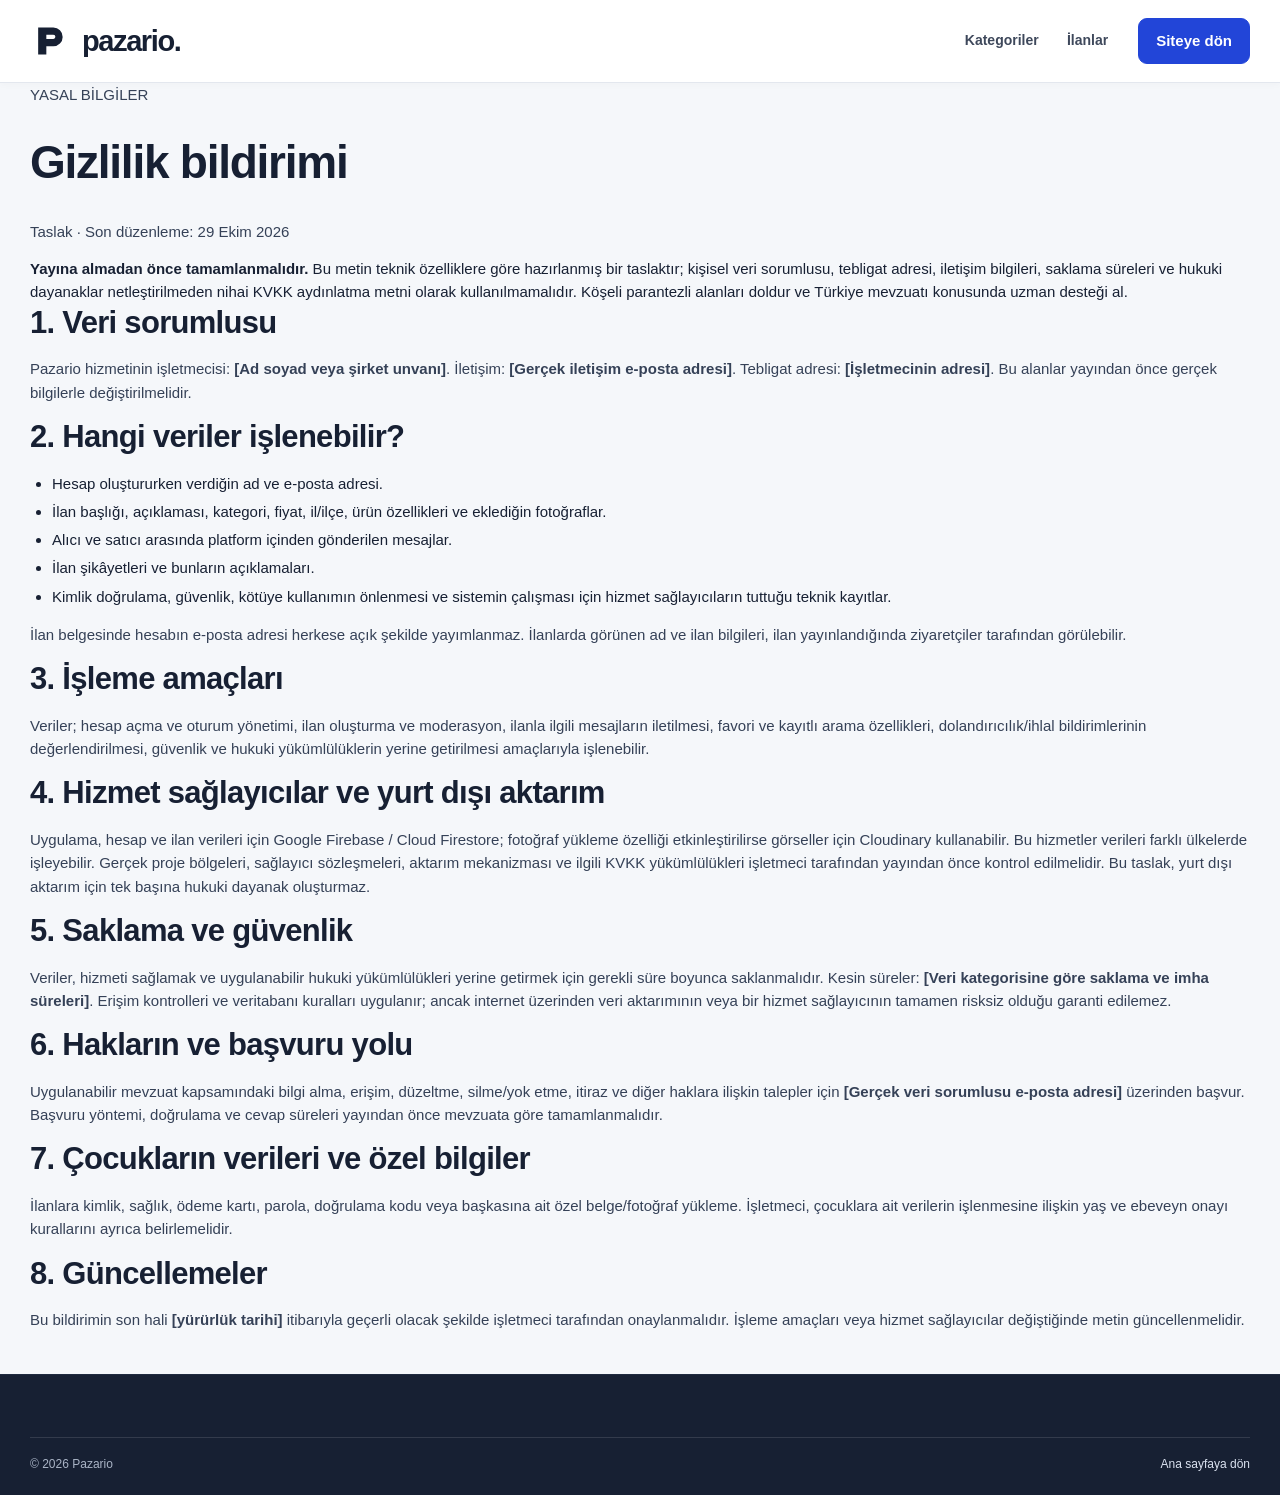
<file: privacy.html>
<!doctype html>
<html lang="tr">
<head>
  <meta charset="utf-8"><meta name="viewport" content="width=device-width, initial-scale=1">
  <meta name="robots" content="noindex,follow"><meta name="description" content="Pazario gizlilik bildirimi taslağı.">
  <link rel="icon" type="image/svg+xml" href="favicon.svg"><link rel="stylesheet" href="styles.css">
  <title>Gizlilik bildirimi taslağı — Pazario</title>
</head>
<body class="policy-body">
<header class="site-header"><div class="container header-inner"><a class="brand" href="index.html"><span class="brand-mark" aria-hidden="true"><svg viewBox="0 0 36 36"><path d="M7 6.5h13a8 8 0 0 1 0 16H14v7H7V6.5Zm7 6.2v3.5h6a1.75 1.75 0 0 0 0-3.5h-6Z" fill="currentColor"/></svg></span><span>pazario<span class="brand-dot">.</span></span></a><nav class="primary-nav"><a href="index.html#categories">Kategoriler</a><a href="index.html#results">İlanlar</a></nav><a class="button button-outline" href="index.html">Siteye dön</a></div></header>
<main class="container policy-container">
  <p class="section-kicker">YASAL BİLGİLER</p><h1>Gizlilik bildirimi</h1><p class="policy-date">Taslak · Son düzenleme: 29 Ekim 2026</p>
  <div class="policy-warning"><strong>Yayına almadan önce tamamlanmalıdır.</strong> Bu metin teknik özelliklere göre hazırlanmış bir taslaktır; kişisel veri sorumlusu, tebligat adresi, iletişim bilgileri, saklama süreleri ve hukuki dayanaklar netleştirilmeden nihai KVKK aydınlatma metni olarak kullanılmamalıdır. Köşeli parantezli alanları doldur ve Türkiye mevzuatı konusunda uzman desteği al.</div>
  <h2>1. Veri sorumlusu</h2><p>Pazario hizmetinin işletmecisi: <strong>[Ad soyad veya şirket unvanı]</strong>. İletişim: <strong>[Gerçek iletişim e-posta adresi]</strong>. Tebligat adresi: <strong>[İşletmecinin adresi]</strong>. Bu alanlar yayından önce gerçek bilgilerle değiştirilmelidir.</p>
  <h2>2. Hangi veriler işlenebilir?</h2><ul><li>Hesap oluştururken verdiğin ad ve e-posta adresi.</li><li>İlan başlığı, açıklaması, kategori, fiyat, il/ilçe, ürün özellikleri ve eklediğin fotoğraflar.</li><li>Alıcı ve satıcı arasında platform içinden gönderilen mesajlar.</li><li>İlan şikâyetleri ve bunların açıklamaları.</li><li>Kimlik doğrulama, güvenlik, kötüye kullanımın önlenmesi ve sistemin çalışması için hizmet sağlayıcıların tuttuğu teknik kayıtlar.</li></ul><p>İlan belgesinde hesabın e-posta adresi herkese açık şekilde yayımlanmaz. İlanlarda görünen ad ve ilan bilgileri, ilan yayınlandığında ziyaretçiler tarafından görülebilir.</p>
  <h2>3. İşleme amaçları</h2><p>Veriler; hesap açma ve oturum yönetimi, ilan oluşturma ve moderasyon, ilanla ilgili mesajların iletilmesi, favori ve kayıtlı arama özellikleri, dolandırıcılık/ihlal bildirimlerinin değerlendirilmesi, güvenlik ve hukuki yükümlülüklerin yerine getirilmesi amaçlarıyla işlenebilir.</p>
  <h2>4. Hizmet sağlayıcılar ve yurt dışı aktarım</h2><p>Uygulama, hesap ve ilan verileri için Google Firebase / Cloud Firestore; fotoğraf yükleme özelliği etkinleştirilirse görseller için Cloudinary kullanabilir. Bu hizmetler verileri farklı ülkelerde işleyebilir. Gerçek proje bölgeleri, sağlayıcı sözleşmeleri, aktarım mekanizması ve ilgili KVKK yükümlülükleri işletmeci tarafından yayından önce kontrol edilmelidir. Bu taslak, yurt dışı aktarım için tek başına hukuki dayanak oluşturmaz.</p>
  <h2>5. Saklama ve güvenlik</h2><p>Veriler, hizmeti sağlamak ve uygulanabilir hukuki yükümlülükleri yerine getirmek için gerekli süre boyunca saklanmalıdır. Kesin süreler: <strong>[Veri kategorisine göre saklama ve imha süreleri]</strong>. Erişim kontrolleri ve veritabanı kuralları uygulanır; ancak internet üzerinden veri aktarımının veya bir hizmet sağlayıcının tamamen risksiz olduğu garanti edilemez.</p>
  <h2>6. Hakların ve başvuru yolu</h2><p>Uygulanabilir mevzuat kapsamındaki bilgi alma, erişim, düzeltme, silme/yok etme, itiraz ve diğer haklara ilişkin talepler için <strong>[Gerçek veri sorumlusu e-posta adresi]</strong> üzerinden başvur. Başvuru yöntemi, doğrulama ve cevap süreleri yayından önce mevzuata göre tamamlanmalıdır.</p>
  <h2>7. Çocukların verileri ve özel bilgiler</h2><p>İlanlara kimlik, sağlık, ödeme kartı, parola, doğrulama kodu veya başkasına ait özel belge/fotoğraf yükleme. İşletmeci, çocuklara ait verilerin işlenmesine ilişkin yaş ve ebeveyn onayı kurallarını ayrıca belirlemelidir.</p>
  <h2>8. Güncellemeler</h2><p>Bu bildirimin son hali <strong>[yürürlük tarihi]</strong> itibarıyla geçerli olacak şekilde işletmeci tarafından onaylanmalıdır. İşleme amaçları veya hizmet sağlayıcılar değiştiğinde metin güncellenmelidir.</p>
</main>
<footer class="site-footer"><div class="container footer-bottom"><span>© <span id="year">2026</span> Pazario</span><a href="index.html">Ana sayfaya dön</a></div></footer>
</body></html>
</file>
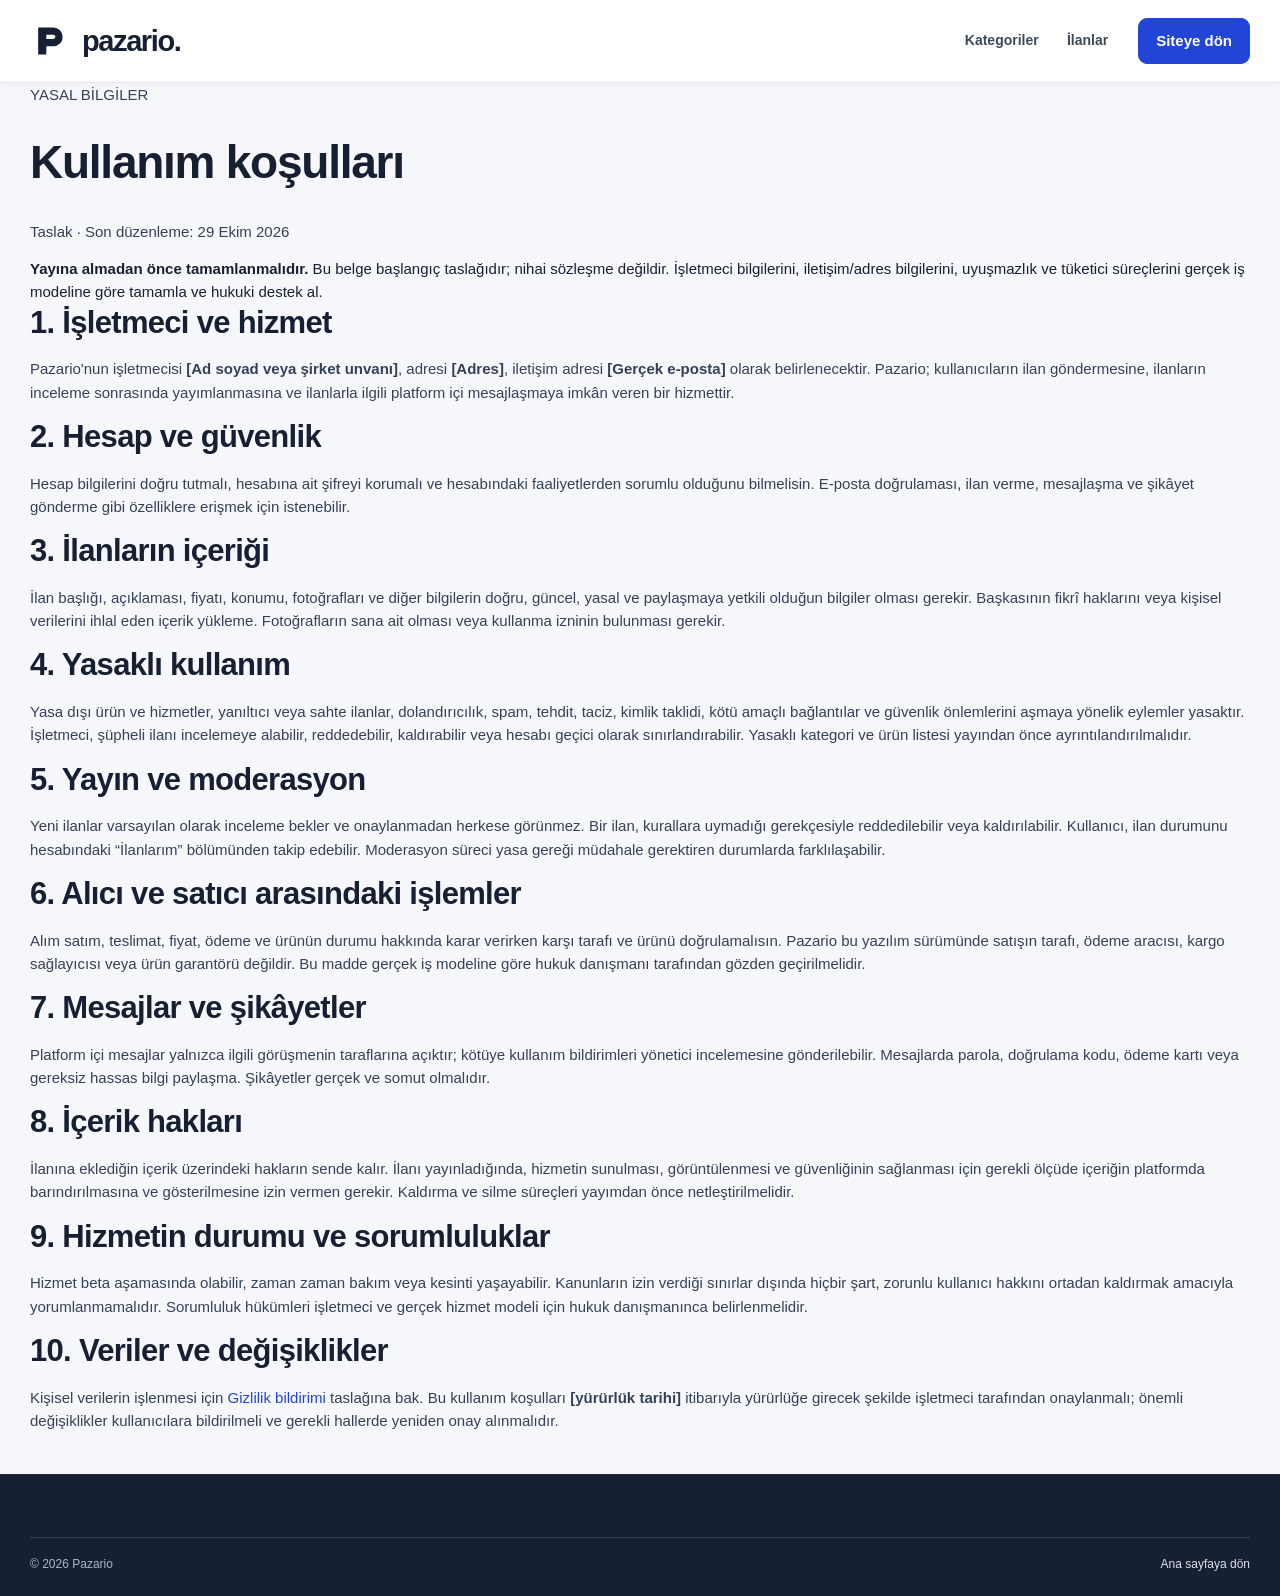
<file: terms.html>
<!doctype html>
<html lang="tr">
<head>
  <meta charset="utf-8"><meta name="viewport" content="width=device-width, initial-scale=1">
  <meta name="robots" content="noindex,follow"><meta name="description" content="Pazario kullanım koşulları taslağı.">
  <link rel="icon" type="image/svg+xml" href="favicon.svg"><link rel="stylesheet" href="styles.css">
  <title>Kullanım koşulları taslağı — Pazario</title>
</head>
<body class="policy-body">
<header class="site-header"><div class="container header-inner"><a class="brand" href="index.html"><span class="brand-mark" aria-hidden="true"><svg viewBox="0 0 36 36"><path d="M7 6.5h13a8 8 0 0 1 0 16H14v7H7V6.5Zm7 6.2v3.5h6a1.75 1.75 0 0 0 0-3.5h-6Z" fill="currentColor"/></svg></span><span>pazario<span class="brand-dot">.</span></span></a><nav class="primary-nav"><a href="index.html#categories">Kategoriler</a><a href="index.html#results">İlanlar</a></nav><a class="button button-outline" href="index.html">Siteye dön</a></div></header>
<main class="container policy-container">
  <p class="section-kicker">YASAL BİLGİLER</p><h1>Kullanım koşulları</h1><p class="policy-date">Taslak · Son düzenleme: 29 Ekim 2026</p>
  <div class="policy-warning"><strong>Yayına almadan önce tamamlanmalıdır.</strong> Bu belge başlangıç taslağıdır; nihai sözleşme değildir. İşletmeci bilgilerini, iletişim/adres bilgilerini, uyuşmazlık ve tüketici süreçlerini gerçek iş modeline göre tamamla ve hukuki destek al.</div>
  <h2>1. İşletmeci ve hizmet</h2><p>Pazario'nun işletmecisi <strong>[Ad soyad veya şirket unvanı]</strong>, adresi <strong>[Adres]</strong>, iletişim adresi <strong>[Gerçek e-posta]</strong> olarak belirlenecektir. Pazario; kullanıcıların ilan göndermesine, ilanların inceleme sonrasında yayımlanmasına ve ilanlarla ilgili platform içi mesajlaşmaya imkân veren bir hizmettir.</p>
  <h2>2. Hesap ve güvenlik</h2><p>Hesap bilgilerini doğru tutmalı, hesabına ait şifreyi korumalı ve hesabındaki faaliyetlerden sorumlu olduğunu bilmelisin. E-posta doğrulaması, ilan verme, mesajlaşma ve şikâyet gönderme gibi özelliklere erişmek için istenebilir.</p>
  <h2>3. İlanların içeriği</h2><p>İlan başlığı, açıklaması, fiyatı, konumu, fotoğrafları ve diğer bilgilerin doğru, güncel, yasal ve paylaşmaya yetkili olduğun bilgiler olması gerekir. Başkasının fikrî haklarını veya kişisel verilerini ihlal eden içerik yükleme. Fotoğrafların sana ait olması veya kullanma izninin bulunması gerekir.</p>
  <h2>4. Yasaklı kullanım</h2><p>Yasa dışı ürün ve hizmetler, yanıltıcı veya sahte ilanlar, dolandırıcılık, spam, tehdit, taciz, kimlik taklidi, kötü amaçlı bağlantılar ve güvenlik önlemlerini aşmaya yönelik eylemler yasaktır. İşletmeci, şüpheli ilanı incelemeye alabilir, reddedebilir, kaldırabilir veya hesabı geçici olarak sınırlandırabilir. Yasaklı kategori ve ürün listesi yayından önce ayrıntılandırılmalıdır.</p>
  <h2>5. Yayın ve moderasyon</h2><p>Yeni ilanlar varsayılan olarak inceleme bekler ve onaylanmadan herkese görünmez. Bir ilan, kurallara uymadığı gerekçesiyle reddedilebilir veya kaldırılabilir. Kullanıcı, ilan durumunu hesabındaki “İlanlarım” bölümünden takip edebilir. Moderasyon süreci yasa gereği müdahale gerektiren durumlarda farklılaşabilir.</p>
  <h2>6. Alıcı ve satıcı arasındaki işlemler</h2><p>Alım satım, teslimat, fiyat, ödeme ve ürünün durumu hakkında karar verirken karşı tarafı ve ürünü doğrulamalısın. Pazario bu yazılım sürümünde satışın tarafı, ödeme aracısı, kargo sağlayıcısı veya ürün garantörü değildir. Bu madde gerçek iş modeline göre hukuk danışmanı tarafından gözden geçirilmelidir.</p>
  <h2>7. Mesajlar ve şikâyetler</h2><p>Platform içi mesajlar yalnızca ilgili görüşmenin taraflarına açıktır; kötüye kullanım bildirimleri yönetici incelemesine gönderilebilir. Mesajlarda parola, doğrulama kodu, ödeme kartı veya gereksiz hassas bilgi paylaşma. Şikâyetler gerçek ve somut olmalıdır.</p>
  <h2>8. İçerik hakları</h2><p>İlanına eklediğin içerik üzerindeki hakların sende kalır. İlanı yayınladığında, hizmetin sunulması, görüntülenmesi ve güvenliğinin sağlanması için gerekli ölçüde içeriğin platformda barındırılmasına ve gösterilmesine izin vermen gerekir. Kaldırma ve silme süreçleri yayımdan önce netleştirilmelidir.</p>
  <h2>9. Hizmetin durumu ve sorumluluklar</h2><p>Hizmet beta aşamasında olabilir, zaman zaman bakım veya kesinti yaşayabilir. Kanunların izin verdiği sınırlar dışında hiçbir şart, zorunlu kullanıcı hakkını ortadan kaldırmak amacıyla yorumlanmamalıdır. Sorumluluk hükümleri işletmeci ve gerçek hizmet modeli için hukuk danışmanınca belirlenmelidir.</p>
  <h2>10. Veriler ve değişiklikler</h2><p>Kişisel verilerin işlenmesi için <a href="privacy.html">Gizlilik bildirimi</a> taslağına bak. Bu kullanım koşulları <strong>[yürürlük tarihi]</strong> itibarıyla yürürlüğe girecek şekilde işletmeci tarafından onaylanmalı; önemli değişiklikler kullanıcılara bildirilmeli ve gerekli hallerde yeniden onay alınmalıdır.</p>
</main>
<footer class="site-footer"><div class="container footer-bottom"><span>© <span id="year">2026</span> Pazario</span><a href="index.html">Ana sayfaya dön</a></div></footer>
</body></html>
</file>
<file: styles.css>
/* Pazario — responsive marketplace stylesheet
   Place this file beside index.html in the repository root. */

:root {
  color-scheme: light;
  --ink: #172033;
  --ink-soft: #354157;
  --muted: #667085;
  --muted-2: #8a94a6;
  --line: #e3e7ee;
  --line-strong: #d1d8e3;
  --surface: #ffffff;
  --surface-soft: #f7f8fb;
  --surface-blue: #f1f5ff;
  --brand: #2245d8;
  --brand-hover: #1938b8;
  --brand-dark: #162d83;
  --accent: #f2b544;
  --success: #18794e;
  --danger: #b42318;
  --radius-sm: 8px;
  --radius: 12px;
  --radius-lg: 18px;
  --shadow-sm: 0 1px 3px rgba(18, 27, 45, .05), 0 1px 2px rgba(18, 27, 45, .03);
  --shadow: 0 8px 28px rgba(18, 27, 45, .07);
  --content-width: 1220px;
  --page-gutter: 28px;
}

*,
*::before,
*::after { box-sizing: border-box; }

html {
  scroll-behavior: smooth;
  scroll-padding-top: 96px;
  -webkit-text-size-adjust: 100%;
}

body {
  margin: 0;
  min-width: 320px;
  background: #f5f7fa;
  color: var(--ink);
  font-family: Inter, -apple-system, BlinkMacSystemFont, "Segoe UI", Roboto, Helvetica, Arial, sans-serif;
  font-size: 15px;
  line-height: 1.55;
  -webkit-font-smoothing: antialiased;
  text-rendering: optimizeLegibility;
}

img, picture, video, canvas, svg { display: block; max-width: 100%; }
img { height: auto; }
svg { flex-shrink: 0; }
button, input, select, textarea { font: inherit; }
button {
  cursor: pointer;
  appearance: none;
  border: 1px solid var(--line-strong);
  border-radius: 9px;
  background: #fff;
  color: var(--ink-soft);
  padding: 10px 14px;
  font-weight: 650;
}
button:hover { border-color: #b8c4d8; background: var(--surface-soft); color: var(--ink); }
button:disabled { cursor: not-allowed; opacity: .55; }
a { color: var(--brand); text-decoration: none; }
a:hover { color: var(--brand-hover); }
button, a, input, select, textarea { -webkit-tap-highlight-color: transparent; }
:focus-visible { outline: 3px solid rgba(34, 69, 216, .28); outline-offset: 2px; }
::selection { color: #fff; background: var(--brand); }

.container,
.wrapper,
.page-container {
  width: min(var(--content-width), calc(100% - var(--page-gutter) * 2));
  margin-inline: auto;
}

.skip-link {
  position: absolute;
  z-index: 1000;
  top: 8px;
  left: 8px;
  transform: translateY(-150%);
  padding: 10px 14px;
  border-radius: var(--radius-sm);
  background: var(--ink);
  color: #fff;
}
.skip-link:focus { transform: translateY(0); color: #fff; }

/* Top utility strip */
.utility-bar {
  min-height: 34px;
  display: flex;
  align-items: center;
  background: #172033;
  color: #e6eaf2;
  font-size: 12px;
}
.utility-bar .container,
.utility-bar .wrapper,
.utility-bar .page-container {
  display: flex;
  align-items: center;
  justify-content: space-between;
  gap: 18px;
  min-height: inherit;
}
.utility-bar a { color: #e6eaf2; }
.utility-bar a:hover { color: #fff; }
.utility-bar p { margin: 0; }
.utility-bar nav,
.utility-links { display: flex; align-items: center; gap: 18px; }

/* Main header */
.site-header {
  position: relative;
  z-index: 30;
  background: rgba(255,255,255,.98);
  border-bottom: 1px solid var(--line);
  box-shadow: 0 2px 7px rgba(18, 27, 45, .025);
}
.header-inner {
  min-height: 82px;
  display: flex;
  align-items: center;
  gap: 30px;
}
.brand {
  display: inline-flex;
  align-items: center;
  gap: 10px;
  flex: 0 0 auto;
  min-width: 0;
  color: var(--ink);
  font-size: 29px;
  font-weight: 800;
  letter-spacing: -1.4px;
  line-height: 1;
}
.brand:hover { color: var(--ink); }
.brand img,
.brand svg,
.brand picture,
.brand .brand-mark {
  width: 42px;
  height: 42px;
  max-width: 42px;
  flex: 0 0 42px;
  object-fit: contain;
}
.brand small,
.brand span small {
  display: block;
  margin-top: 4px;
  color: var(--muted);
  font-size: 10px;
  font-weight: 600;
  letter-spacing: 1.25px;
  line-height: 1.2;
  text-transform: uppercase;
}

.primary-nav {
  display: flex;
  align-items: center;
  justify-content: center;
  gap: clamp(16px, 2.2vw, 29px);
  margin-left: auto;
}
.primary-nav a,
.primary-nav button {
  position: relative;
  display: inline-flex;
  align-items: center;
  min-height: 42px;
  padding: 0;
  border: 0;
  background: transparent;
  color: #3e485b;
  font-size: 14px;
  font-weight: 600;
  white-space: nowrap;
}
.primary-nav a:hover,
.primary-nav button:hover { color: var(--brand); background: transparent; }
.primary-nav a[aria-current="page"] { color: var(--brand); }

.header-actions {
  display: flex;
  align-items: center;
  justify-content: flex-end;
  gap: 9px;
  flex: 0 0 auto;
}
.header-actions > a,
.header-actions > button {
  display: inline-flex;
  align-items: center;
  justify-content: center;
  gap: 8px;
  min-height: 42px;
  padding: 0 14px;
  border: 1px solid transparent;
  border-radius: 9px;
  background: transparent;
  color: var(--ink-soft);
  font-size: 13px;
  font-weight: 650;
  white-space: nowrap;
}
.header-actions > a:hover,
.header-actions > button:hover { background: var(--surface-soft); color: var(--brand); }
.header-actions .primary,
.header-actions .primary-button,
.header-actions .btn-primary,
.header-actions a[href*="new"],
.header-actions a[href*="ilan-ver"],
.header-actions a[href*="create"] {
  min-height: 44px;
  padding-inline: 17px;
  border-color: var(--brand);
  background: var(--brand);
  color: #fff;
  box-shadow: 0 2px 3px rgba(34, 69, 216, .12);
}
.header-actions .primary:hover,
.header-actions .primary-button:hover,
.header-actions .btn-primary:hover,
.header-actions a[href*="new"]:hover,
.header-actions a[href*="ilan-ver"]:hover,
.header-actions a[href*="create"]:hover {
  border-color: var(--brand-hover);
  background: var(--brand-hover);
  color: #fff;
}
.mobile-menu-toggle {
  display: none;
  width: 42px;
  height: 42px;
  align-items: center;
  justify-content: center;
  border: 1px solid var(--line);
  border-radius: 9px;
  background: #fff;
  color: var(--ink);
}
.mobile-menu { display: none; }
.mobile-menu:not([hidden]) {
  display: flex;
  flex-direction: column;
  gap: 4px;
  padding: 10px var(--page-gutter) 18px;
  background: #fff;
  border-top: 1px solid var(--line);
}
.mobile-menu a,
.mobile-menu button {
  display: flex;
  width: 100%;
  align-items: center;
  min-height: 44px;
  padding: 9px 12px;
  border: 0;
  border-radius: 8px;
  background: transparent;
  color: var(--ink-soft);
  text-align: left;
}
.mobile-menu a:hover,
.mobile-menu button:hover { background: var(--surface-soft); color: var(--brand); }

/* Buttons and common controls */
button,
.button,
.btn,
[role="button"],
input[type="submit"] {
  border-radius: 9px;
}
button:not(.mobile-menu-toggle):not(.upg):not(.action),
.button,
.btn,
input[type="submit"] {
  transition: background-color .16s ease, border-color .16s ease, color .16s ease, transform .16s ease, box-shadow .16s ease;
}
.button,
.btn,
button.primary,
button.primary-button,
button.btn-primary,
a.button,
a.btn,
input[type="submit"] {
  display: inline-flex;
  align-items: center;
  justify-content: center;
  gap: 8px;
  min-height: 44px;
  padding: 10px 17px;
  border: 1px solid var(--brand);
  background: var(--brand);
  color: #fff;
  font-weight: 650;
  text-align: center;
}
.button:hover,
.btn:hover,
button.primary:hover,
button.primary-button:hover,
button.btn-primary:hover,
a.button:hover,
a.btn:hover,
input[type="submit"]:hover {
  border-color: var(--brand-hover);
  background: var(--brand-hover);
  color: #fff;
}
.button.secondary,
.btn-secondary,
button.secondary,
a.button-secondary {
  border-color: var(--line-strong);
  background: #fff;
  color: var(--ink-soft);
}
.button.secondary:hover,
.btn-secondary:hover,
button.secondary:hover,
a.button-secondary:hover { border-color: #b6c2d5; background: var(--surface-soft); color: var(--ink); }

/* Page content and visual hierarchy */
main { min-height: 55vh; }
main > section,
main > .section,
main > .content-section { padding-block: 32px; }
main > section:first-of-type {
  position: relative;
  overflow: hidden;
  padding-block: clamp(36px, 5.5vw, 68px);
  background: #fff;
  border-bottom: 1px solid var(--line);
}
main > section:first-of-type h1,
.hero h1,
.hero-title {
  max-width: 800px;
  margin: 0 0 14px;
  color: #16213a;
  font-size: clamp(34px, 4.2vw, 54px);
  font-weight: 760;
  line-height: 1.08;
  letter-spacing: -1.8px;
}
h1, h2, h3, h4, h5, h6 { color: var(--ink); text-wrap: balance; }
h1 { font-size: clamp(30px, 4vw, 46px); line-height: 1.13; letter-spacing: -1.25px; }
h2 { margin: 0 0 15px; font-size: clamp(23px, 2.6vw, 31px); line-height: 1.25; letter-spacing: -.7px; }
h3 { margin: 0 0 10px; font-size: 18px; line-height: 1.35; letter-spacing: -.25px; }
h4 { margin: 0 0 8px; font-size: 15px; line-height: 1.4; }
p { margin: 0 0 14px; color: var(--ink-soft); }
small, .muted, .text-muted { color: var(--muted); }
.section-heading,
.section-header,
.heading-row {
  display: flex;
  align-items: end;
  justify-content: space-between;
  gap: 18px;
  margin-bottom: 20px;
}
.section-heading h2,
.section-header h2,
.heading-row h2 { margin: 0; }
.section-heading p,
.section-header p { margin: 6px 0 0; color: var(--muted); }

/* Hero, search and filters */
.hero,
.hero-section,
.home-hero {
  padding-block: clamp(38px, 5vw, 64px);
  background: #fff;
  border-bottom: 1px solid var(--line);
}
.hero .container,
.hero-section .container,
.home-hero .container { position: relative; }
.hero p,
.hero-section p,
.home-hero p { max-width: 720px; color: var(--muted); font-size: 16px; }
.search-panel,
.search-box,
.search-card,
.hero-search,
.search-form,
.advanced-search,
.filter-panel,
.filters {
  padding: 18px;
  border: 1px solid var(--line);
  border-radius: var(--radius-lg);
  background: #fff;
  box-shadow: var(--shadow);
}
.search-panel,
.search-form,
.advanced-search {
  display: grid;
  grid-template-columns: minmax(0, 1.6fr) repeat(2, minmax(130px, .85fr)) auto;
  align-items: end;
  gap: 12px;
  margin-top: 25px;
}
.search-panel label,
.search-form label,
.filter-panel label,
.filters label,
form label {
  display: block;
  margin-bottom: 6px;
  color: #404b5e;
  font-size: 12px;
  font-weight: 700;
}
.search-panel button,
.search-form button,
.advanced-search button { min-height: 46px; }
.search-panel input,
.search-panel select,
.search-form input,
.search-form select { min-height: 46px; }
.search-fields,
.form-grid,
.filter-grid {
  display: grid;
  grid-template-columns: repeat(2, minmax(0, 1fr));
  gap: 14px;
}
.form-grid .full-width,
.filter-grid .full-width { grid-column: 1 / -1; }
input,
select,
textarea {
  width: 100%;
  min-width: 0;
  min-height: 43px;
  padding: 10px 12px;
  border: 1px solid var(--line-strong);
  border-radius: 8px;
  background: #fff;
  color: var(--ink);
  font-size: 14px;
  line-height: 1.4;
  box-shadow: inset 0 1px 1px rgba(18, 27, 45, .015);
}
input::placeholder,
textarea::placeholder { color: #929bac; opacity: 1; }
input:hover,
select:hover,
textarea:hover { border-color: #aeb9cc; }
input:focus,
select:focus,
textarea:focus { border-color: var(--brand); outline: 3px solid rgba(34, 69, 216, .1); }
textarea { min-height: 120px; resize: vertical; }
input[type="checkbox"],
input[type="radio"] { width: 17px; min-height: 17px; height: 17px; margin: 0 7px 0 0; accent-color: var(--brand); vertical-align: middle; }
input[type="file"] { padding: 8px; background: var(--surface-soft); }

/* Categories */
.category-grid,
.categories-grid,
.category-list,
.categories,
.category-cards {
  display: grid;
  grid-template-columns: repeat(6, minmax(0, 1fr));
  gap: 12px;
}
.category-card,
.category-item,
.category-tile,
.categories a {
  min-width: 0;
  display: flex;
  align-items: center;
  gap: 12px;
  padding: 15px 14px;
  border: 1px solid var(--line);
  border-radius: var(--radius);
  background: #fff;
  color: var(--ink);
  transition: border-color .16s ease, box-shadow .16s ease, transform .16s ease;
}
.category-card:hover,
.category-item:hover,
.category-tile:hover,
.categories a:hover {
  border-color: #b9c8ff;
  box-shadow: var(--shadow-sm);
  color: var(--brand);
  transform: translateY(-1px);
}
.category-card img,
.category-item img,
.category-tile img,
.category-icon {
  width: 42px;
  height: 42px;
  flex: 0 0 42px;
  object-fit: contain;
  border-radius: 9px;
}
.category-card h3,
.category-item h3,
.category-tile h3 { margin: 0; font-size: 14px; }
.category-card p,
.category-item p,
.category-tile p { margin: 3px 0 0; color: var(--muted); font-size: 12px; }

/* Listings and result cards */
.listings,
.listing-grid,
.listings-grid,
.ad-grid,
.results-grid,
.product-grid,
[class*="listing-grid"],
[class*="listings-grid"] {
  display: grid;
  grid-template-columns: repeat(4, minmax(0, 1fr));
  align-items: stretch;
  gap: 17px;
}
.listing-card,
.listing-item,
.ad-card,
.result-card,
.product-card,
[class*="listing-card"],
[class*="ad-card"] {
  position: relative;
  min-width: 0;
  overflow: hidden;
  display: flex;
  flex-direction: column;
  border: 1px solid var(--line);
  border-radius: var(--radius);
  background: #fff;
  color: var(--ink);
  box-shadow: 0 1px 2px rgba(18, 27, 45, .025);
  transition: box-shadow .18s ease, border-color .18s ease, transform .18s ease;
}
.listing-card:hover,
.listing-item:hover,
.ad-card:hover,
.result-card:hover,
.product-card:hover,
[class*="listing-card"]:hover,
[class*="ad-card"]:hover {
  border-color: #cbd4e6;
  box-shadow: var(--shadow);
  transform: translateY(-2px);
}
.listing-card img,
.listing-item img,
.ad-card img,
.result-card img,
.product-card img,
[class*="listing-card"] img,
[class*="ad-card"] img {
  display: block;
  width: 100%;
  aspect-ratio: 4 / 3;
  object-fit: cover;
  background: #eef1f5;
}
.listing-card .card-body,
.listing-item .card-body,
.ad-card .card-body,
.result-card .card-body,
.product-card .card-body,
.listing-card-content,
.ad-card-content {
  display: flex;
  flex: 1;
  flex-direction: column;
  align-items: flex-start;
  gap: 6px;
  padding: 13px 14px 15px;
}
.listing-card h3,
.listing-item h3,
.ad-card h3,
.result-card h3,
.product-card h3,
[class*="listing-card"] h3,
[class*="ad-card"] h3 {
  display: -webkit-box;
  overflow: hidden;
  margin: 0;
  -webkit-box-orient: vertical;
  -webkit-line-clamp: 2;
  font-size: 14px;
  font-weight: 650;
  line-height: 1.45;
}
.listing-card p,
.listing-item p,
.ad-card p,
.result-card p,
.product-card p { margin: 0; color: var(--muted); font-size: 12px; }
.price,
.listing-price,
.ad-price,
.product-price {
  display: block;
  margin-top: auto;
  padding-top: 8px;
  color: #172033;
  font-size: 19px;
  font-weight: 760;
  letter-spacing: -.3px;
}
.listing-meta,
.ad-meta,
.card-meta,
.listing-location {
  display: flex;
  flex-wrap: wrap;
  align-items: center;
  gap: 7px 12px;
  color: var(--muted);
  font-size: 11px;
}
.favorite,
.favorite-button,
.save-listing,
[class*="favorite"] {
  min-width: 36px;
  min-height: 36px;
  display: inline-flex;
  align-items: center;
  justify-content: center;
  border: 1px solid var(--line);
  border-radius: 50%;
  background: rgba(255,255,255,.96);
  color: #5d687b;
}
.favorite:hover,
.favorite-button:hover,
.save-listing:hover,
[class*="favorite"]:hover { border-color: #b9c8ff; color: var(--brand); }
.badge,
.tag,
.status-badge {
  display: inline-flex;
  align-items: center;
  max-width: 100%;
  padding: 4px 8px;
  border: 1px solid #dbe4ff;
  border-radius: 6px;
  background: #f1f5ff;
  color: #2441a4;
  font-size: 11px;
  font-weight: 650;
  line-height: 1.3;
}

/* Search results page and filter sidebar */
.results-layout,
.search-results-layout,
.marketplace-layout,
.listings-layout {
  display: grid;
  grid-template-columns: 260px minmax(0, 1fr);
  align-items: start;
  gap: 24px;
}
.filter-sidebar,
.sidebar,
.filters,
.filter-panel {
  min-width: 0;
  padding: 18px;
  border: 1px solid var(--line);
  border-radius: var(--radius);
  background: #fff;
}
.filter-sidebar h2,
.sidebar h2,
.filters h2,
.filter-panel h2 { font-size: 18px; }
.filter-group,
.filter-section { padding-block: 15px; border-bottom: 1px solid var(--line); }
.filter-group:last-child,
.filter-section:last-child { border-bottom: 0; }
.filter-group h3,
.filter-section h3 { margin: 0 0 10px; font-size: 13px; }
.filter-options { display: flex; flex-direction: column; gap: 8px; }
.filter-options label { display: flex; align-items: center; gap: 7px; margin: 0; color: var(--ink-soft); font-size: 13px; font-weight: 500; }
.results-toolbar,
.sort-bar,
.listing-toolbar {
  display: flex;
  align-items: center;
  justify-content: space-between;
  gap: 12px;
  margin-bottom: 18px;
  padding: 12px 14px;
  border: 1px solid var(--line);
  border-radius: var(--radius-sm);
  background: #fff;
}
.results-toolbar p,
.sort-bar p,
.listing-toolbar p { margin: 0; font-size: 13px; }
.results-toolbar select,
.sort-bar select,
.listing-toolbar select { width: auto; min-width: 145px; min-height: 38px; padding-block: 7px; }

/* Detail page, login and listing forms */
.detail-layout,
.listing-detail-layout {
  display: grid;
  grid-template-columns: minmax(0, 1.6fr) minmax(280px, .8fr);
  gap: 24px;
  align-items: start;
}
.detail-panel,
.detail-card,
.seller-card,
.form-card,
.auth-card,
.account-card {
  min-width: 0;
  padding: 22px;
  border: 1px solid var(--line);
  border-radius: var(--radius-lg);
  background: #fff;
  box-shadow: var(--shadow-sm);
}
form {
  min-width: 0;
}
form:not(.search-panel):not(.search-form):not(.advanced-search) {
  color: var(--ink);
}
.form-row { display: grid; grid-template-columns: repeat(2, minmax(0, 1fr)); gap: 14px; }
.form-field { min-width: 0; margin-bottom: 16px; }
.form-field > label { margin-bottom: 7px; }
.form-help,
.field-help { margin-top: 5px; color: var(--muted); font-size: 12px; }
.error,
.field-error { color: var(--danger); font-size: 12px; }
.success,
.field-success { color: var(--success); font-size: 13px; }
hr { height: 1px; margin: 22px 0; border: 0; background: var(--line); }

/* Empty states, notices and modal surfaces */
.empty-state,
.no-results,
.empty-results {
  padding: 38px 22px;
  border: 1px dashed var(--line-strong);
  border-radius: var(--radius-lg);
  background: #fff;
  text-align: center;
}
.empty-state p,
.no-results p,
.empty-results p { max-width: 480px; margin: 8px auto 18px; color: var(--muted); }
.alert,
.notice,
.message-box {
  padding: 13px 15px;
  border: 1px solid var(--line);
  border-radius: var(--radius-sm);
  background: var(--surface-soft);
  color: var(--ink-soft);
}
.modal,
.dialog,
[role="dialog"] {
  color: var(--ink);
}

/* Footer */
footer,
.site-footer {
  margin-top: 42px;
  padding: 36px 0 22px;
  border-top: 1px solid #202b40;
  background: #172033;
  color: #d8deea;
}
footer h2,
footer h3,
footer h4,
.site-footer h2,
.site-footer h3,
.site-footer h4 { color: #fff; }
footer p,
.site-footer p { color: #aab4c6; }
footer a,
.site-footer a { color: #dbe2f0; }
footer a:hover,
.site-footer a:hover { color: #fff; }
.footer-grid {
  display: grid;
  grid-template-columns: 1.5fr repeat(3, minmax(0, 1fr));
  gap: 28px;
}
.footer-links { display: flex; flex-direction: column; gap: 9px; }
.footer-links a { font-size: 13px; }
.footer-bottom {
  display: flex;
  justify-content: space-between;
  gap: 14px;
  margin-top: 26px;
  padding-top: 17px;
  border-top: 1px solid rgba(255,255,255,.12);
  color: #aab4c6;
  font-size: 12px;
}

/* Browser defaults must never cause broken oversized controls */
[hidden] { display: none !important; }
main a:not(.button):not(.btn):not(.category-card):not(.category-item):not(.category-tile):not(.listing-card):not(.listing-item):not(.ad-card):not(.result-card):not(.product-card) { text-underline-offset: 3px; }
main ul { padding-left: 22px; }
main li + li { margin-top: 5px; }

@media (min-width: 1400px) {
  :root { --content-width: 1280px; }
}

@media (max-width: 1100px) {
  :root { --page-gutter: 22px; }
  .header-inner { gap: 18px; }
  .primary-nav { gap: 15px; }
  .primary-nav a,
  .primary-nav button { font-size: 13px; }
  .header-actions { gap: 5px; }
  .header-actions > a,
  .header-actions > button { padding-inline: 10px; }
  .category-grid,
  .categories-grid,
  .category-list,
  .categories,
  .category-cards { grid-template-columns: repeat(4, minmax(0, 1fr)); }
  .listings,
  .listing-grid,
  .listings-grid,
  .ad-grid,
  .results-grid,
  .product-grid,
  [class*="listing-grid"],
  [class*="listings-grid"] { grid-template-columns: repeat(3, minmax(0, 1fr)); }
}

@media (max-width: 820px) {
  :root { --page-gutter: 20px; }
  .header-inner { min-height: 70px; gap: 12px; }
  .brand { font-size: 25px; letter-spacing: -1px; }
  .brand img,
  .brand svg,
  .brand picture,
  .brand .brand-mark { width: 36px; height: 36px; max-width: 36px; flex-basis: 36px; }
  .primary-nav { display: none; }
  .header-actions { margin-left: auto; }
  .mobile-menu-toggle { display: inline-flex; }
  .header-actions > a,
  .header-actions > button { min-height: 39px; font-size: 12px; }
  .search-panel,
  .search-form,
  .advanced-search { grid-template-columns: repeat(2, minmax(0, 1fr)); }
  .search-panel button,
  .search-form button,
  .advanced-search button { width: 100%; }
  .results-layout,
  .search-results-layout,
  .marketplace-layout,
  .listings-layout { grid-template-columns: 220px minmax(0, 1fr); gap: 16px; }
  .listings,
  .listing-grid,
  .listings-grid,
  .ad-grid,
  .results-grid,
  .product-grid,
  [class*="listing-grid"],
  [class*="listings-grid"] { grid-template-columns: repeat(2, minmax(0, 1fr)); gap: 12px; }
  .category-grid,
  .categories-grid,
  .category-list,
  .categories,
  .category-cards { grid-template-columns: repeat(3, minmax(0, 1fr)); }
  .detail-layout,
  .listing-detail-layout { grid-template-columns: 1fr; }
  .footer-grid { grid-template-columns: repeat(2, minmax(0, 1fr)); }
}

@media (max-width: 600px) {
  :root { --page-gutter: 14px; }
  body { font-size: 14px; }
  .utility-bar { min-height: 30px; font-size: 11px; }
  .utility-bar .container,
  .utility-bar .wrapper,
  .utility-bar .page-container { gap: 8px; }
  .utility-bar nav,
  .utility-links { gap: 10px; }
  .header-inner { min-height: 64px; gap: 8px; flex-wrap: wrap; padding-block: 10px; }
  .brand { order: 1; gap: 7px; font-size: 23px; }
  .mobile-menu-toggle { order: 2; margin-left: auto; }
  .header-actions { order: 3; width: 100%; flex-wrap: wrap; margin-left: 0; justify-content: space-between; }
  .brand small,
  .brand span small { font-size: 8px; letter-spacing: .85px; }
  .brand img,
  .brand svg,
  .brand picture,
  .brand .brand-mark { width: 31px; height: 31px; max-width: 31px; flex-basis: 31px; }
  .header-actions { gap: 4px; }
  .header-actions > a,
  .header-actions > button { min-height: 36px; padding-inline: 8px; font-size: 11px; }
  .header-actions .primary,
  .header-actions .primary-button,
  .header-actions .btn-primary,
  .header-actions a[href*="new"],
  .header-actions a[href*="ilan-ver"],
  .header-actions a[href*="create"] { min-height: 38px; padding-inline: 10px; }
  .mobile-menu-toggle { width: 36px; height: 36px; }
  .mobile-menu:not([hidden]) { padding-inline: var(--page-gutter); }
  main > section,
  main > .section,
  main > .content-section { padding-block: 23px; }
  main > section:first-of-type,
  .hero,
  .hero-section,
  .home-hero { padding-block: 29px 32px; }
  main > section:first-of-type h1,
  .hero h1,
  .hero-title,
  h1 { font-size: clamp(29px, 8vw, 38px); line-height: 1.1; letter-spacing: -1.1px; }
  h2 { font-size: 23px; letter-spacing: -.5px; }
  h3 { font-size: 16px; }
  .hero p,
  .hero-section p,
  .home-hero p { font-size: 14px; }
  .search-panel,
  .search-box,
  .search-card,
  .hero-search,
  .search-form,
  .advanced-search,
  .filter-panel,
  .filters { padding: 13px; border-radius: 13px; }
  .search-panel,
  .search-form,
  .advanced-search { grid-template-columns: minmax(0, 1fr); gap: 10px; margin-top: 19px; }
  .search-panel button,
  .search-form button,
  .advanced-search button { min-height: 45px; }
  .search-fields,
  .form-grid,
  .filter-grid,
  .form-row { grid-template-columns: minmax(0, 1fr); gap: 10px; }
  .form-grid .full-width,
  .filter-grid .full-width { grid-column: auto; }
  .section-heading,
  .section-header,
  .heading-row { align-items: flex-start; flex-direction: column; gap: 8px; margin-bottom: 14px; }
  .category-grid,
  .categories-grid,
  .category-list,
  .categories,
  .category-cards { grid-template-columns: repeat(2, minmax(0, 1fr)); gap: 8px; }
  .category-card,
  .category-item,
  .category-tile,
  .categories a { gap: 9px; padding: 11px 10px; }
  .category-card img,
  .category-item img,
  .category-tile img,
  .category-icon { width: 34px; height: 34px; flex-basis: 34px; }
  .category-card h3,
  .category-item h3,
  .category-tile h3 { font-size: 12px; }
  .listings,
  .listing-grid,
  .listings-grid,
  .ad-grid,
  .results-grid,
  .product-grid,
  [class*="listing-grid"],
  [class*="listings-grid"] { grid-template-columns: repeat(2, minmax(0, 1fr)); gap: 9px; }
  .listing-card,
  .listing-item,
  .ad-card,
  .result-card,
  .product-card,
  [class*="listing-card"],
  [class*="ad-card"] { border-radius: 10px; }
  .listing-card .card-body,
  .listing-item .card-body,
  .ad-card .card-body,
  .result-card .card-body,
  .product-card .card-body,
  .listing-card-content,
  .ad-card-content { padding: 10px; gap: 5px; }
  .listing-card h3,
  .listing-item h3,
  .ad-card h3,
  .result-card h3,
  .product-card h3,
  [class*="listing-card"] h3,
  [class*="ad-card"] h3 { font-size: 12px; }
  .price,
  .listing-price,
  .ad-price,
  .product-price { font-size: 16px; }
  .listing-meta,
  .ad-meta,
  .card-meta,
  .listing-location { font-size: 10px; }
  .results-layout,
  .search-results-layout,
  .marketplace-layout,
  .listings-layout { grid-template-columns: minmax(0, 1fr); }
  .filter-sidebar,
  .sidebar { padding: 13px; }
  .results-toolbar,
  .sort-bar,
  .listing-toolbar { align-items: stretch; flex-direction: column; padding: 10px; }
  .results-toolbar select,
  .sort-bar select,
  .listing-toolbar select { width: 100%; }
  .detail-panel,
  .detail-card,
  .seller-card,
  .form-card,
  .auth-card,
  .account-card { padding: 15px; border-radius: 13px; }
  .footer-grid { grid-template-columns: repeat(2, minmax(0, 1fr)); gap: 22px 15px; }
  .footer-bottom { flex-direction: column; gap: 7px; }
  footer,
  .site-footer { margin-top: 26px; padding: 28px 0 18px; }
}

@media (max-width: 370px) {
  :root { --page-gutter: 11px; }
  .brand { font-size: 21px; }
  .header-actions > a,
  .header-actions > button { padding-inline: 6px; font-size: 10px; }
  .listings,
  .listing-grid,
  .listings-grid,
  .ad-grid,
  .results-grid,
  .product-grid,
  [class*="listing-grid"],
  [class*="listings-grid"] { gap: 7px; }
}

@media (prefers-reduced-motion: reduce) {
  *, *::before, *::after { scroll-behavior: auto !important; transition-duration: .01ms !important; animation-duration: .01ms !important; animation-iteration-count: 1 !important; }
}
</file>
